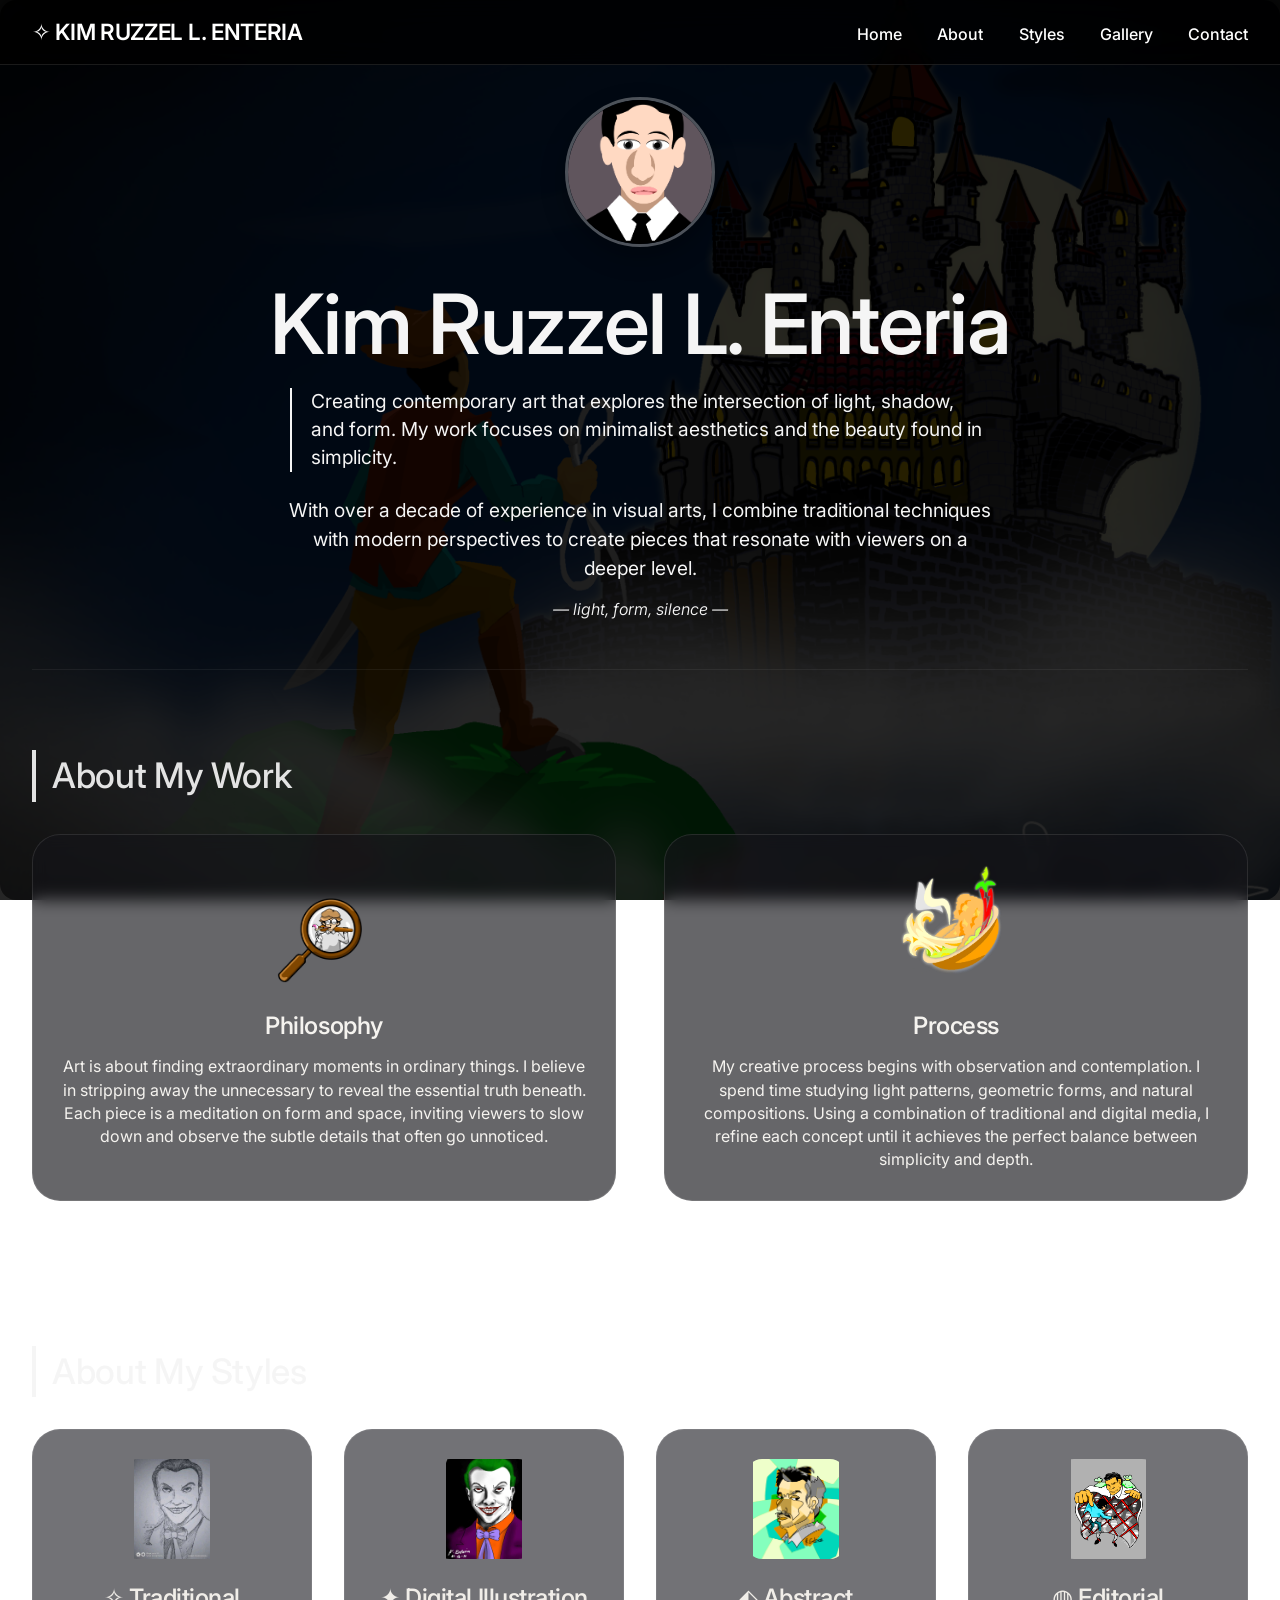
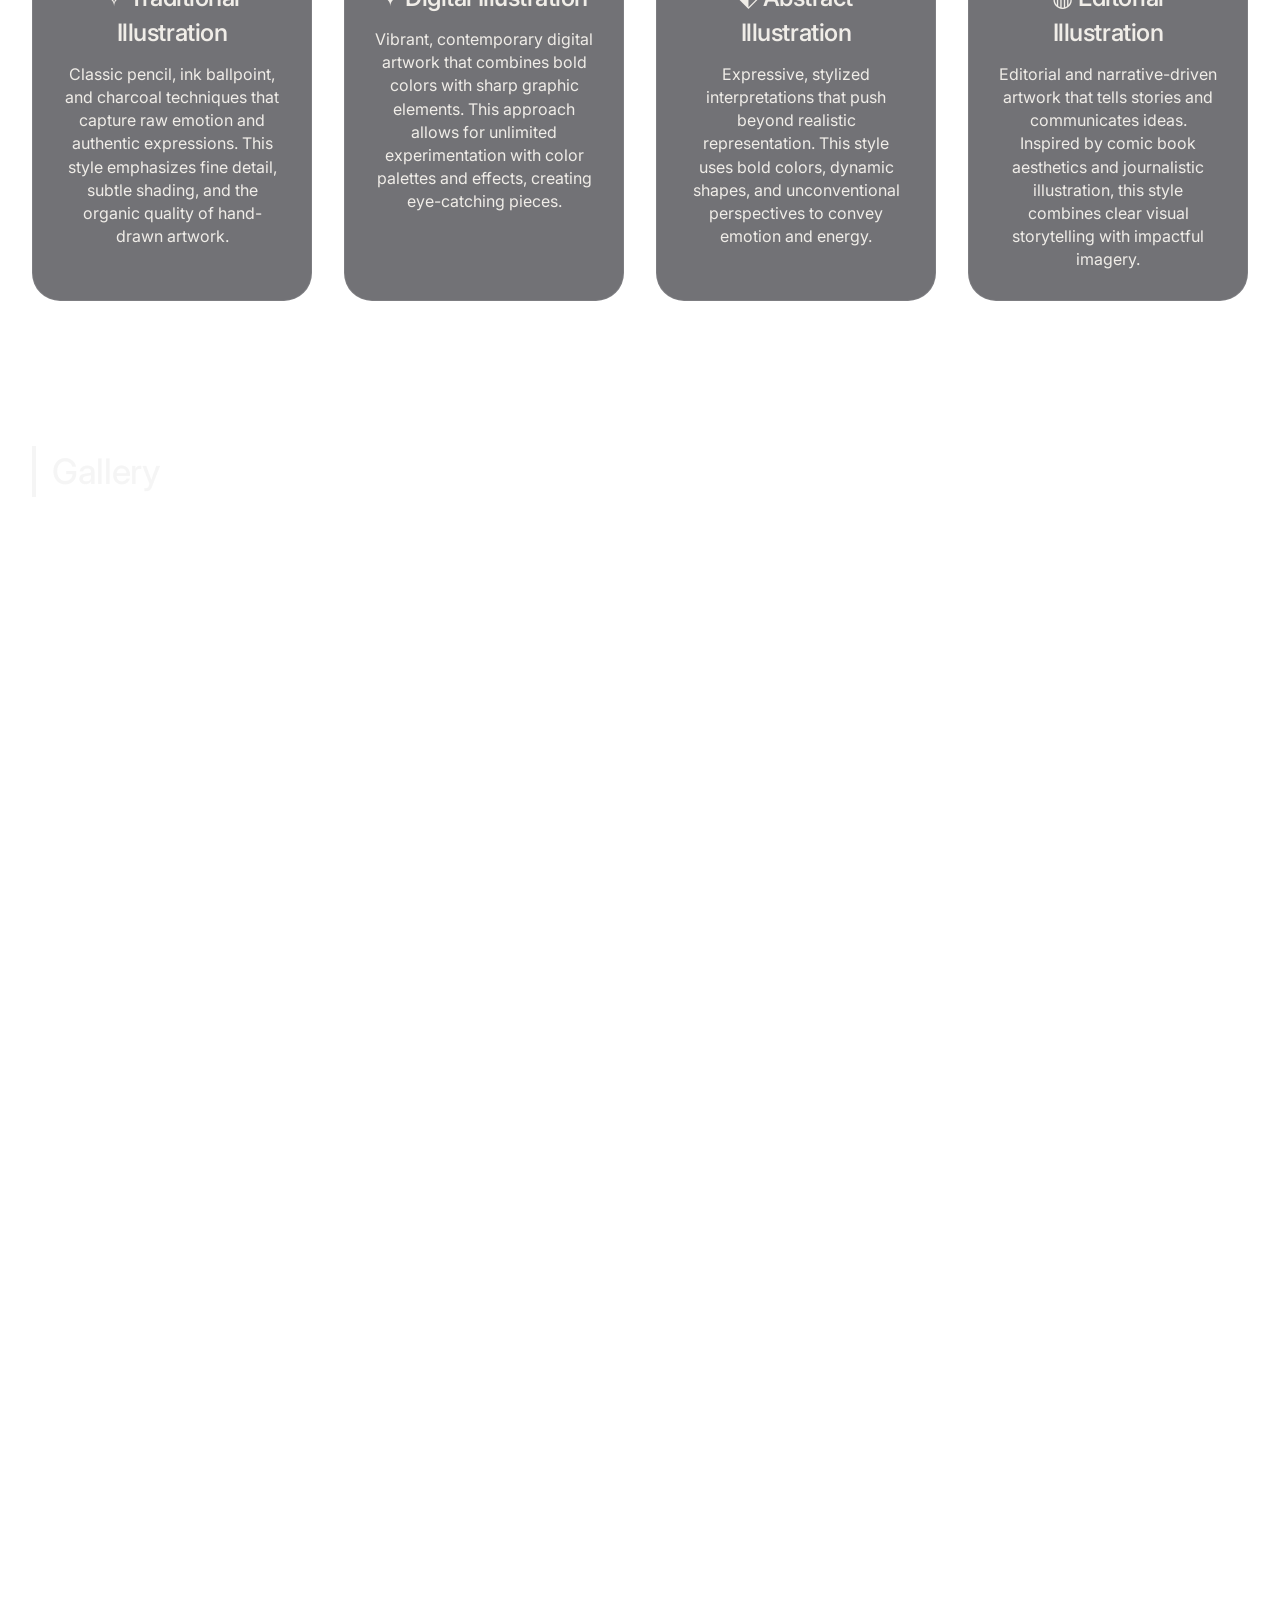
<file: index.html>
<!doctype html>
<html lang="en">
  <head>
    <meta charset="UTF-8" />
    <meta
      name="viewport"
      content="width=device-width, initial-scale=1.0, viewport-fit=cover"
    />
    <title>Kim Ruzzel L. Enteria | Contemporary Art Portfolio</title>
    <link
      href="https://fonts.googleapis.com/css2?family=Inter:opsz,wght@14..32,300;400;500;600;700&display=swap"
      rel="stylesheet"
    />
    <link
      rel="stylesheet"
      href="https://cdnjs.cloudflare.com/ajax/libs/font-awesome/6.0.0-beta3/css/all.min.css"
    />
    <link rel="stylesheet" href="style.css" />
  </head>
  <body>
    <!-- LAYER 1: Background images (fixed) -->
    <div class="bg-images">
      <img
        class="bg-img top-img"
        src="images/image_top.png"
        alt="Background top"
      />
      <img
        class="bg-img middle-img"
        src="images/image_middle.png"
        alt="Background middle"
      />
      <img
        class="bg-img bottom-img"
        src="images/image_bottom.png"
        alt="Background bottom"
      />
    </div>

    <!-- LAYER 2: Dynamic color overlay (semi-transparent, changes with scroll) -->
    <div class="color-overlay" id="colorOverlay"></div>

    <!-- LAYER 3: Content -->
    <nav class="navbar">
      <div class="nav-container">
        <div class="logo">✧ KIM RUZZEL L. ENTERIA</div>
        <div class="nav-links">
          <a href="#home">Home</a>
          <a href="#about-work">About</a>
          <a href="#styles">Styles</a>
          <a href="#gallery">Gallery</a>
          <a href="#contact">Contact</a>
        </div>
      </div>
    </nav>

    <div class="container">
      <section id="home" class="hero fade-up">
        <img
          class="profile-pic"
          src="images/profile_pic.png"
          alt="Profile picture of artist"
          loading="lazy"
          onerror="
            this.src = 'https://placehold.co/150x150?text=Artist';
            this.onerror = null;
          "
        />
        <h1>Kim Ruzzel L. Enteria</h1>
        <div class="hero-tagline">
          Creating contemporary art that explores the intersection of light,
          shadow, and form. My work focuses on minimalist aesthetics and the
          beauty found in simplicity.
        </div>
        <p
          class="subhead"
          style="margin-top: 1.5rem; margin-left: auto; margin-right: auto"
        >
          With over a decade of experience in visual arts, I combine traditional
          techniques with modern perspectives to create pieces that resonate
          with viewers on a deeper level.
        </p>
        <div class="signature">— light, form, silence —</div>
      </section>

      <section id="about-work">
        <h2>About My Work</h2>
        <div class="about-grid">
          <div class="about-card fade-up">
            <img
              class="card-img clickable-img"
              src="images/philosophy.png"
              alt="Philosophy illustration"
              loading="lazy"
              onerror="
                this.src = 'https://placehold.co/120x120?text=Philosophy';
                this.onerror = null;
              "
            />
            <h3>Philosophy</h3>
            <p>
              Art is about finding extraordinary moments in ordinary things. I
              believe in stripping away the unnecessary to reveal the essential
              truth beneath. Each piece is a meditation on form and space,
              inviting viewers to slow down and observe the subtle details that
              often go unnoticed.
            </p>
          </div>
          <div class="about-card fade-up">
            <img
              class="card-img clickable-img"
              src="images/process.png"
              alt="Process sketch"
              loading="lazy"
              onerror="
                this.src = 'https://placehold.co/120x120?text=Process';
                this.onerror = null;
              "
            />
            <h3>Process</h3>
            <p>
              My creative process begins with observation and contemplation. I
              spend time studying light patterns, geometric forms, and natural
              compositions. Using a combination of traditional and digital
              media, I refine each concept until it achieves the perfect balance
              between simplicity and depth.
            </p>
          </div>
        </div>
      </section>

      <section id="styles">
        <h2>About My Styles</h2>
        <div class="styles-grid">
          <div class="style-card fade-up">
            <img
              class="card-img clickable-img"
              src="images/traditional.png"
              alt="Traditional illustration"
              loading="lazy"
              onerror="
                this.src = 'https://placehold.co/100x100?text=Traditional';
                this.onerror = null;
              "
            />
            <h3>✧ Traditional Illustration</h3>
            <p>
              Classic pencil, ink ballpoint, and charcoal techniques that
              capture raw emotion and authentic expressions. This style
              emphasizes fine detail, subtle shading, and the organic quality of
              hand-drawn artwork.
            </p>
          </div>
          <div class="style-card fade-up">
            <img
              class="card-img clickable-img"
              src="images/digital.jpg"
              alt="Digital illustration"
              loading="lazy"
              onerror="
                this.src = 'https://placehold.co/100x100?text=Digital';
                this.onerror = null;
              "
            />
            <h3>✦ Digital Illustration</h3>
            <p>
              Vibrant, contemporary digital artwork that combines bold colors
              with sharp graphic elements. This approach allows for unlimited
              experimentation with color palettes and effects, creating
              eye-catching pieces.
            </p>
          </div>
          <div class="style-card fade-up">
            <img
              class="card-img clickable-img"
              src="images/abstract.png"
              alt="Abstract illustration"
              loading="lazy"
              onerror="
                this.src = 'https://placehold.co/100x100?text=Abstract';
                this.onerror = null;
              "
            />
            <h3>⬖ Abstract Illustration</h3>
            <p>
              Expressive, stylized interpretations that push beyond realistic
              representation. This style uses bold colors, dynamic shapes, and
              unconventional perspectives to convey emotion and energy.
            </p>
          </div>
          <div class="style-card fade-up">
            <img
              class="card-img clickable-img"
              src="images/political.png"
              alt="Editorial illustration"
              loading="lazy"
              onerror="
                this.src = 'https://placehold.co/100x100?text=Editorial';
                this.onerror = null;
              "
            />
            <h3>◍ Editorial Illustration</h3>
            <p>
              Editorial and narrative-driven artwork that tells stories and
              communicates ideas. Inspired by comic book aesthetics and
              journalistic illustration, this style combines clear visual
              storytelling with impactful imagery.
            </p>
          </div>
        </div>
      </section>

      <section id="gallery">
        <h2>Gallery</h2>
        <div class="gallery-grid">
          <div class="gallery-card fade-up">
            <img
              class="gallery-img clickable-img"
              src="images/media_transition.png"
              alt="Media Transition"
              loading="lazy"
              onerror="
                this.src = 'https://placehold.co/700x500?text=Media+Transition';
                this.onerror = null;
              "
            />
            <div class="gallery-info">
              <h3>Media Transition</h3>
              <p>
                From traditional to digital format. A hybrid ritual between
                analog soul and digital precision.
              </p>
            </div>
          </div>
          <div class="gallery-card fade-up">
            <img
              class="gallery-img clickable-img"
              src="images/layer_trail.png"
              alt="Layer Trail"
              loading="lazy"
              onerror="
                this.src = 'https://placehold.co/700x500?text=Layer+Trail';
                this.onerror = null;
              "
            />
            <div class="gallery-info">
              <h3>Layer Trail</h3>
              <p>
                Tracing from original scene to well-detailed object. Layered
                textures and delicate marks preserve each stroke.
              </p>
            </div>
          </div>
          <div class="gallery-card fade-up">
            <img
              class="gallery-img clickable-img"
              src="images/your_oc.png"
              alt="Your OC"
              loading="lazy"
              onerror="
                this.src = 'https://placehold.co/700x500?text=Your+OC';
                this.onerror = null;
              "
            />
            <div class="gallery-info">
              <h3>Your OC</h3>
              <p>
                Making your imagination come to life based on your biases and
                pleasing personality characters.
              </p>
            </div>
          </div>
          <div class="gallery-card fade-up">
            <img
              class="gallery-img clickable-img"
              src="images/upuan.png"
              alt="Upuan"
              loading="lazy"
              onerror="
                this.src = 'https://placehold.co/700x500?text=Upuan';
                this.onerror = null;
              "
            />
            <div class="gallery-info">
              <h3>Upuan</h3>
              <p>
                Visual poetry capturing socio-cultural dialogues. Inspired by
                narrative and everyday symbolism.
              </p>
            </div>
          </div>
        </div>
      </section>

      <div class="center-figures fade-up">
        <img
          class="center-figure"
          src="images/white1.png"
          alt="Artwork 1"
          loading="lazy"
          onerror="this.style.display = 'none'"
        />
        <img
          class="center-figure"
          src="images/white2.png"
          alt="Artwork 2"
          loading="lazy"
          onerror="this.style.display = 'none'"
        />
        <img
          class="center-figure"
          src="images/white3.png"
          alt="Artwork 3"
          loading="lazy"
          onerror="this.style.display = 'none'"
        />
      </div>

      <footer id="contact" class="footer fade-up">
        <div class="descriptions">
          <h2>Get In Touch</h2>
          <p>
            I'm always interested in collaborating on new projects or discussing
            creative ideas. Feel free to reach out through any of the platforms
            below.
          </p>
        </div>
        <div class="social-links">
          <a href="#" class="social-icon" aria-label="Email" target="_blank"
            ><i class="fas fa-envelope"></i
          ></a>
          <a href="#" class="social-icon" aria-label="LinkedIn" target="_blank"
            ><i class="fab fa-linkedin-in"></i
          ></a>
          <a href="#" class="social-icon" aria-label="GitHub" target="_blank"
            ><i class="fab fa-github"></i
          ></a>
          <a href="#" class="social-icon" aria-label="Instagram" target="_blank"
            ><i class="fab fa-instagram"></i
          ></a>
        </div>
        <div class="copyright">
          <p>✧ Kim Ruzzel L. Enteria ✧ — studio for minimalist expression —</p>
          <p style="margin-top: 0.8rem">
            © 2026 | All rights reserved. Designed and developed by Kim Ruzzel
            L. Enteria.
          </p>
        </div>
      </footer>
    </div>

    <!-- Lightbox Modal -->
    <div id="imageModal" class="modal">
      <span class="modal-close">&times;</span>
      <img class="modal-content" id="modalImage" />
      <div id="modalCaption"></div>
    </div>

    <script src="script.js"></script>
  </body>
</html>
</file>
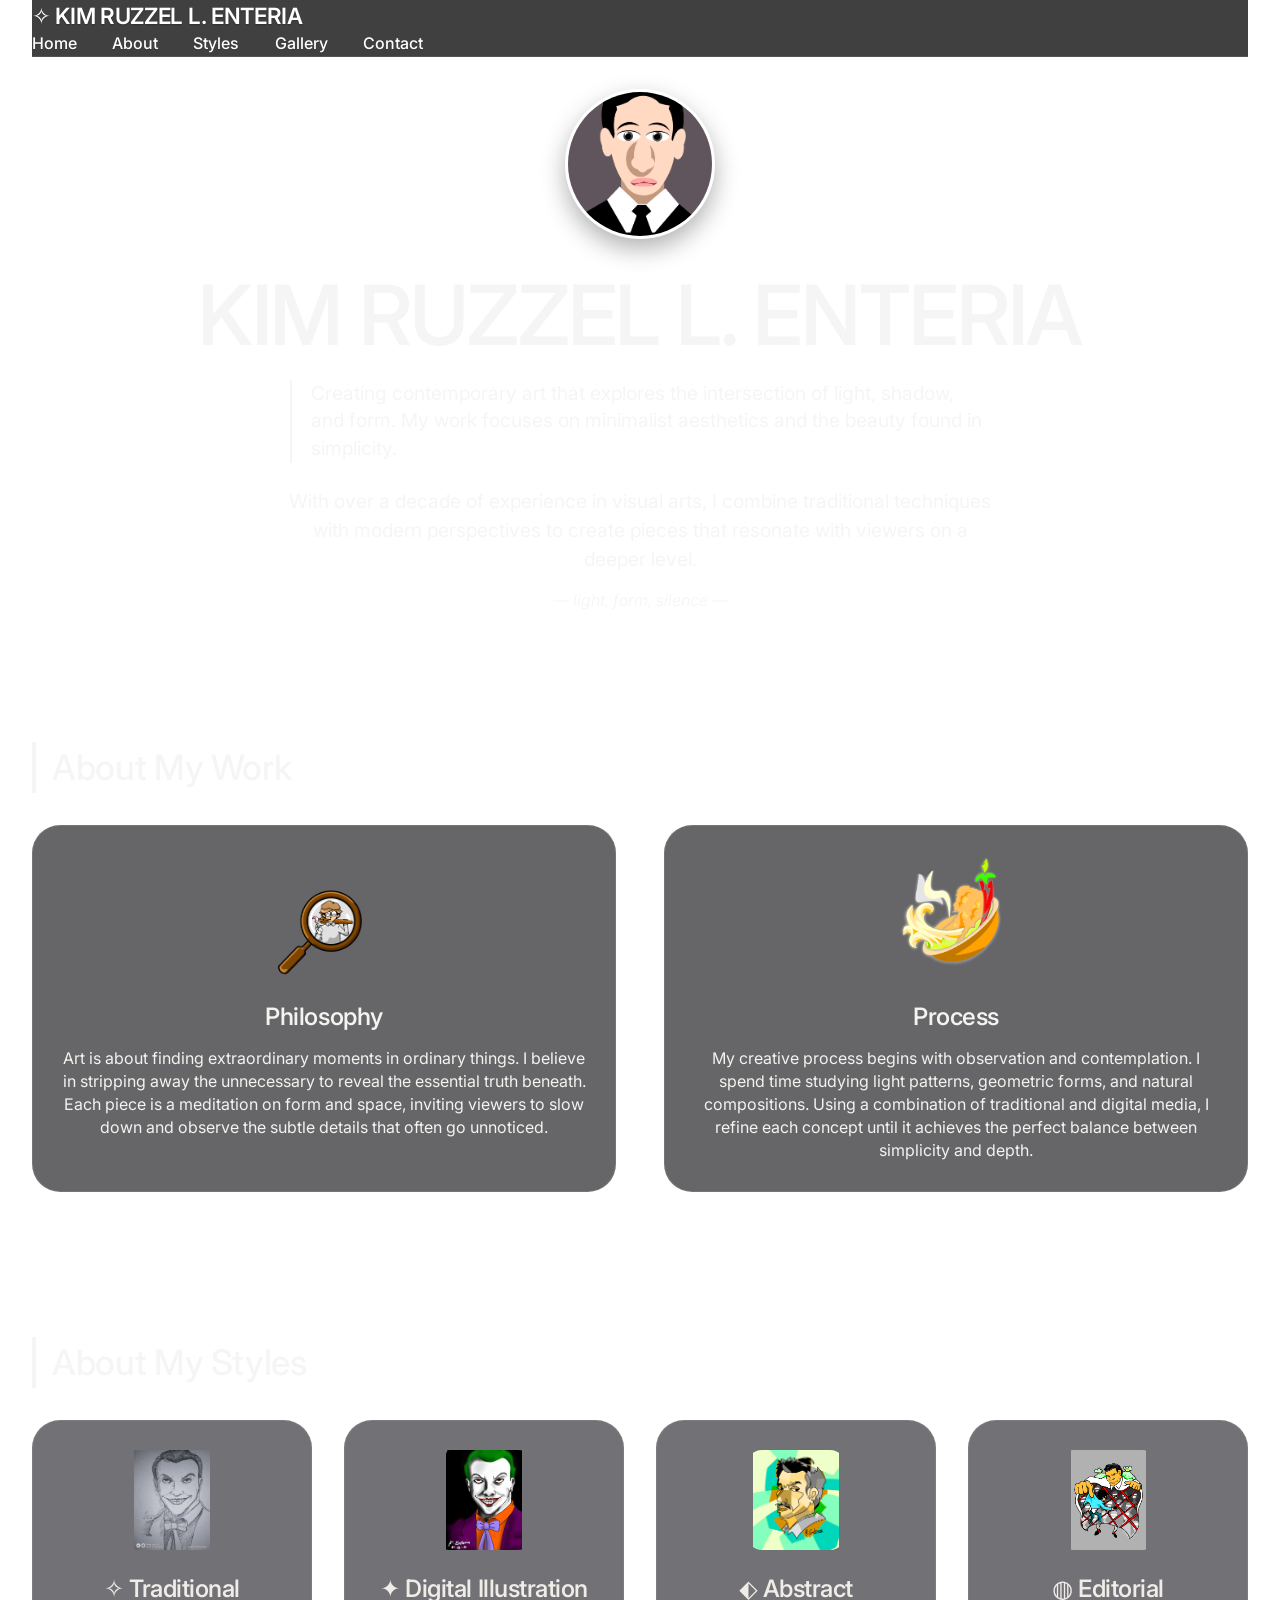
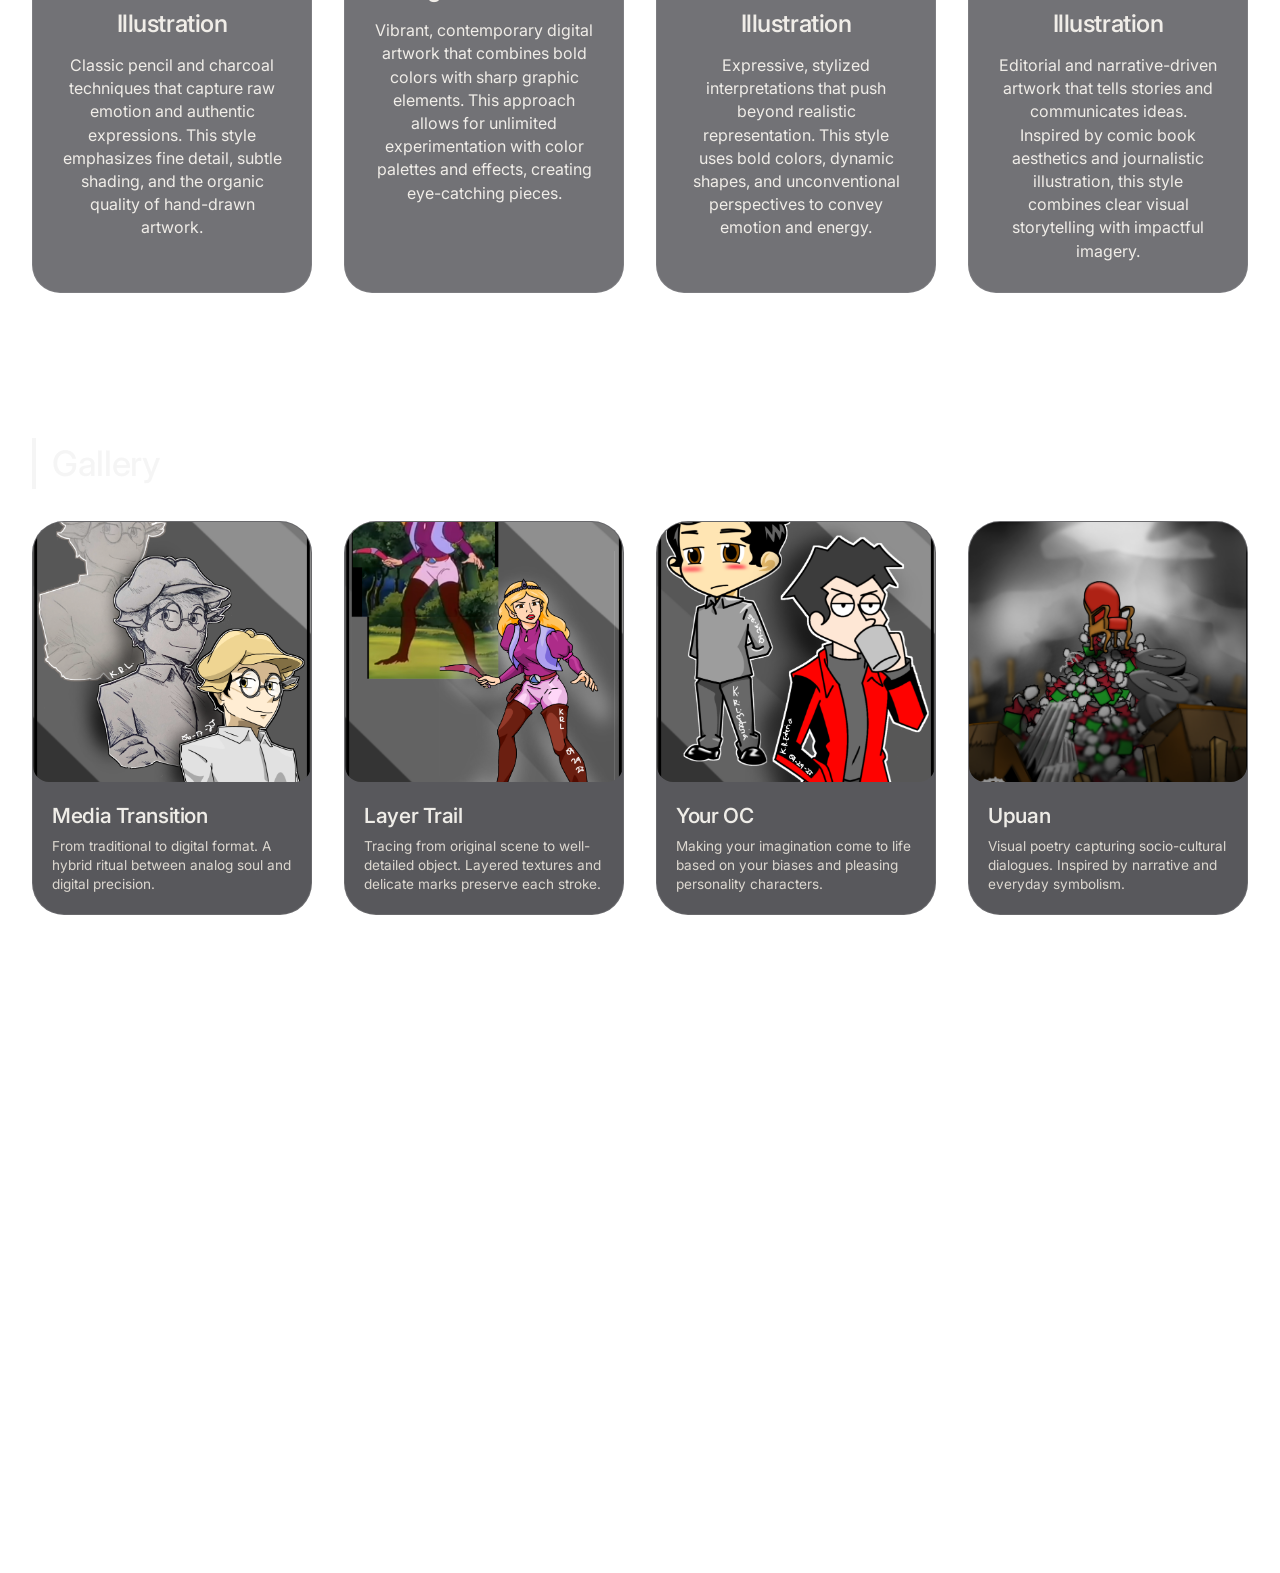
<file: copy.html>
<!doctype html>
<html lang="en">
  <head>
    <meta charset="UTF-8" />
    <meta
      name="viewport"
      content="width=device-width, initial-scale=1.0, viewport-fit=cover"
    />
    <title>Kim Ruzzel L. Enteria | Contemporary Art Portfolio</title>
    <link
      href="https://fonts.googleapis.com/css2?family=Inter:opsz,wght@14..32,300;400;500;600;700&display=swap"
      rel="stylesheet"
    />
    <link
      rel="stylesheet"
      href="https://cdnjs.cloudflare.com/ajax/libs/font-awesome/6.0.0-beta3/css/all.min.css"
    />
    <link rel="stylesheet" href="style.css" />
  </head>
  <body>
    <div class="container">
      <!-- Navigation -->
      <nav class="navbar">
        <div class="logo">✧ KIM RUZZEL L. ENTERIA</div>
        <div class="nav-links">
          <a href="#home">Home</a>
          <a href="#about-work">About</a>
          <a href="#styles">Styles</a>
          <a href="#gallery">Gallery</a>
          <a href="#contact">Contact</a>
        </div>
      </nav>

      <!-- Hero Section -->
      <section id="home" class="hero fade-up">
        <img
          class="profile-pic"
          src="images/profile_pic.png"
          alt="Profile picture of artist"
          loading="lazy"
          onerror="
            this.src = 'https://placehold.co/150x150?text=Artist';
            this.onerror = null;
          "
        />
        <h1>KIM RUZZEL L. ENTERIA</h1>
        <div class="hero-tagline">
          Creating contemporary art that explores the intersection of light,
          shadow, and form. My work focuses on minimalist aesthetics and the
          beauty found in simplicity.
        </div>
        <p
          class="subhead"
          style="margin-top: 1.5rem; margin-left: auto; margin-right: auto"
        >
          With over a decade of experience in visual arts, I combine traditional
          techniques with modern perspectives to create pieces that resonate
          with viewers on a deeper level.
        </p>
        <div class="signature">— light, form, silence —</div>
      </section>

      <!-- About My Work -->
      <section id="about-work">
        <h2>About My Work</h2>
        <div class="about-grid">
          <div class="about-card fade-up">
            <img
              class="card-img clickable-img"
              src="images/philosophy.png"
              alt="Philosophy illustration"
              loading="lazy"
              onerror="
                this.src = 'https://placehold.co/120x120?text=Philosophy';
                this.onerror = null;
              "
            />
            <h3>Philosophy</h3>
            <p>
              Art is about finding extraordinary moments in ordinary things. I
              believe in stripping away the unnecessary to reveal the essential
              truth beneath. Each piece is a meditation on form and space,
              inviting viewers to slow down and observe the subtle details that
              often go unnoticed.
            </p>
          </div>
          <div class="about-card fade-up">
            <img
              class="card-img clickable-img"
              src="images/process.png"
              alt="Process sketch"
              loading="lazy"
              onerror="
                this.src = 'https://placehold.co/120x120?text=Process';
                this.onerror = null;
              "
            />
            <h3>Process</h3>
            <p>
              My creative process begins with observation and contemplation. I
              spend time studying light patterns, geometric forms, and natural
              compositions. Using a combination of traditional and digital
              media, I refine each concept until it achieves the perfect balance
              between simplicity and depth.
            </p>
          </div>
        </div>
      </section>

      <!-- About My Styles -->
      <section id="styles">
        <h2>About My Styles</h2>
        <div class="styles-grid">
          <div class="style-card fade-up">
            <img
              class="card-img clickable-img"
              src="images/traditional.png"
              alt="Traditional illustration"
              loading="lazy"
              onerror="
                this.src = 'https://placehold.co/100x100?text=Traditional';
                this.onerror = null;
              "
            />
            <h3>✧ Traditional Illustration</h3>
            <p>
              Classic pencil and charcoal techniques that capture raw emotion
              and authentic expressions. This style emphasizes fine detail,
              subtle shading, and the organic quality of hand-drawn artwork.
            </p>
          </div>
          <div class="style-card fade-up">
            <img
              class="card-img clickable-img"
              src="images/digital.jpg"
              alt="Digital illustration"
              loading="lazy"
              onerror="
                this.src = 'https://placehold.co/100x100?text=Digital';
                this.onerror = null;
              "
            />
            <h3>✦ Digital Illustration</h3>
            <p>
              Vibrant, contemporary digital artwork that combines bold colors
              with sharp graphic elements. This approach allows for unlimited
              experimentation with color palettes and effects, creating
              eye-catching pieces.
            </p>
          </div>
          <div class="style-card fade-up">
            <img
              class="card-img clickable-img"
              src="images/abstract.png"
              alt="Abstract illustration"
              loading="lazy"
              onerror="
                this.src = 'https://placehold.co/100x100?text=Abstract';
                this.onerror = null;
              "
            />
            <h3>⬖ Abstract Illustration</h3>
            <p>
              Expressive, stylized interpretations that push beyond realistic
              representation. This style uses bold colors, dynamic shapes, and
              unconventional perspectives to convey emotion and energy.
            </p>
          </div>
          <div class="style-card fade-up">
            <img
              class="card-img clickable-img"
              src="images/political.png"
              alt="Editorial illustration"
              loading="lazy"
              onerror="
                this.src = 'https://placehold.co/100x100?text=Editorial';
                this.onerror = null;
              "
            />
            <h3>◍ Editorial Illustration</h3>
            <p>
              Editorial and narrative-driven artwork that tells stories and
              communicates ideas. Inspired by comic book aesthetics and
              journalistic illustration, this style combines clear visual
              storytelling with impactful imagery.
            </p>
          </div>
        </div>
      </section>

      <!-- Gallery Section -->
      <section id="gallery">
        <h2>Gallery</h2>
        <div class="gallery-grid">
          <div class="gallery-card fade-up">
            <img
              class="gallery-img clickable-img"
              src="images/media_transition.png"
              alt="Media Transition"
              loading="lazy"
              onerror="
                this.src = 'https://placehold.co/700x500?text=Media+Transition';
                this.onerror = null;
              "
            />
            <div class="gallery-info">
              <h3>Media Transition</h3>
              <p>
                From traditional to digital format. A hybrid ritual between
                analog soul and digital precision.
              </p>
            </div>
          </div>
          <div class="gallery-card fade-up">
            <img
              class="gallery-img clickable-img"
              src="images/layer_trail.png"
              alt="Layer Trail"
              loading="lazy"
              onerror="
                this.src = 'https://placehold.co/700x500?text=Layer+Trail';
                this.onerror = null;
              "
            />
            <div class="gallery-info">
              <h3>Layer Trail</h3>
              <p>
                Tracing from original scene to well-detailed object. Layered
                textures and delicate marks preserve each stroke.
              </p>
            </div>
          </div>
          <div class="gallery-card fade-up">
            <img
              class="gallery-img clickable-img"
              src="images/your_oc.png"
              alt="Your OC"
              loading="lazy"
              onerror="
                this.src = 'https://placehold.co/700x500?text=Your+OC';
                this.onerror = null;
              "
            />
            <div class="gallery-info">
              <h3>Your OC</h3>
              <p>
                Making your imagination come to life based on your biases and
                pleasing personality characters.
              </p>
            </div>
          </div>
          <div class="gallery-card fade-up">
            <img
              class="gallery-img clickable-img"
              src="images/upuan.png"
              alt="Upuan"
              loading="lazy"
              onerror="
                this.src = 'https://placehold.co/700x500?text=Upuan';
                this.onerror = null;
              "
            />
            <div class="gallery-info">
              <h3>Upuan</h3>
              <p>
                Visual poetry capturing socio-cultural dialogues. Inspired by
                narrative and everyday symbolism.
              </p>
            </div>
          </div>
        </div>
      </section>

      <!-- Three centered figures -->
      <div class="center-figures fade-up">
        <img
          class="center-figure"
          src="images/white1.png"
          alt="Artwork 1"
          loading="lazy"
          onerror="this.style.display = 'none'"
        />
        <img
          class="center-figure"
          src="images/white2.png"
          alt="Artwork 2"
          loading="lazy"
          onerror="this.style.display = 'none'"
        />
        <img
          class="center-figure"
          src="images/white3.png"
          alt="Artwork 3"
          loading="lazy"
          onerror="this.style.display = 'none'"
        />
      </div>

      <!-- Footer -->
      <footer id="contact" class="footer fade-up">
        <div class="social-links">
          <a href="mailto:kimenteria92@gmail.com" class="social-icon" aria-label="Email" target="_blank"
            ><i class="fas fa-envelope"></i
          ></a>
          <a href="https://www.linkedin.com/in/kim-ruzzel-leron-enteria92/" class="social-icon" aria-label="LinkedIn" target="_blank"
            ><i class="fab fa-linkedin-in"></i
          ></a>
          <a href="https://github.com/KuaMikenteria" class="social-icon" aria-label="GitHub" target="_blank"
            ><i class="fab fa-github"></i
          ></a>
          <a href="https://www.instagram.com/kuya_kimenteria92/" class="social-icon" aria-label="Instagram" target="_blank"
            ><i class="fab fa-instagram"></i
          ></a>
        </div>
        <p>✧ Kim Ruzzel L. Enteria ✧ — studio for minimalist expression —</p>
        <p style="margin-top: 0.8rem">
          © 2026 | All rights reserved. Designed and developed by Kim Ruzzel L. Enteria.
        </p>
      </footer>
    </div>

    <!-- Lightbox Modal -->
    <div id="imageModal" class="modal">
      <span class="modal-close">&times;</span>
      <img class="modal-content" id="modalImage" />
      <div id="modalCaption"></div>
    </div>

    <script src="script.js"></script>
  </body>
</html>
</file>
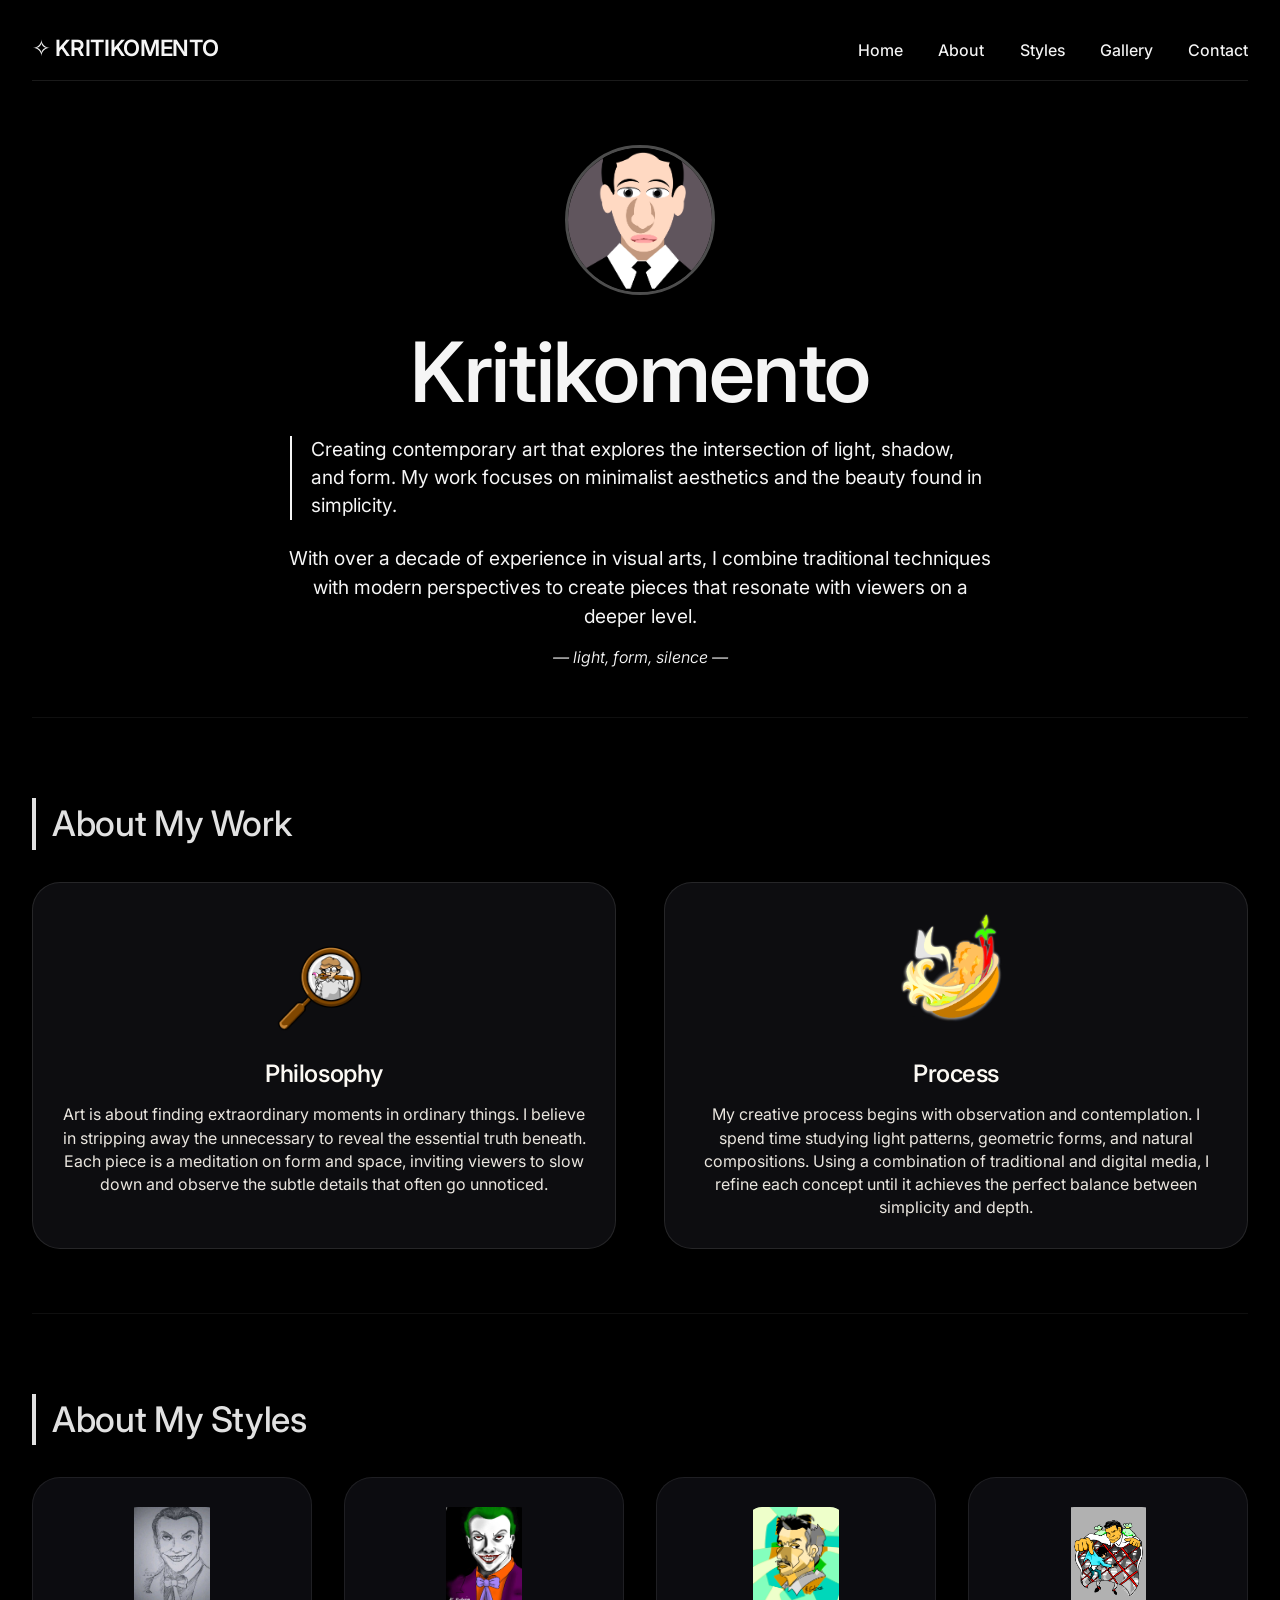
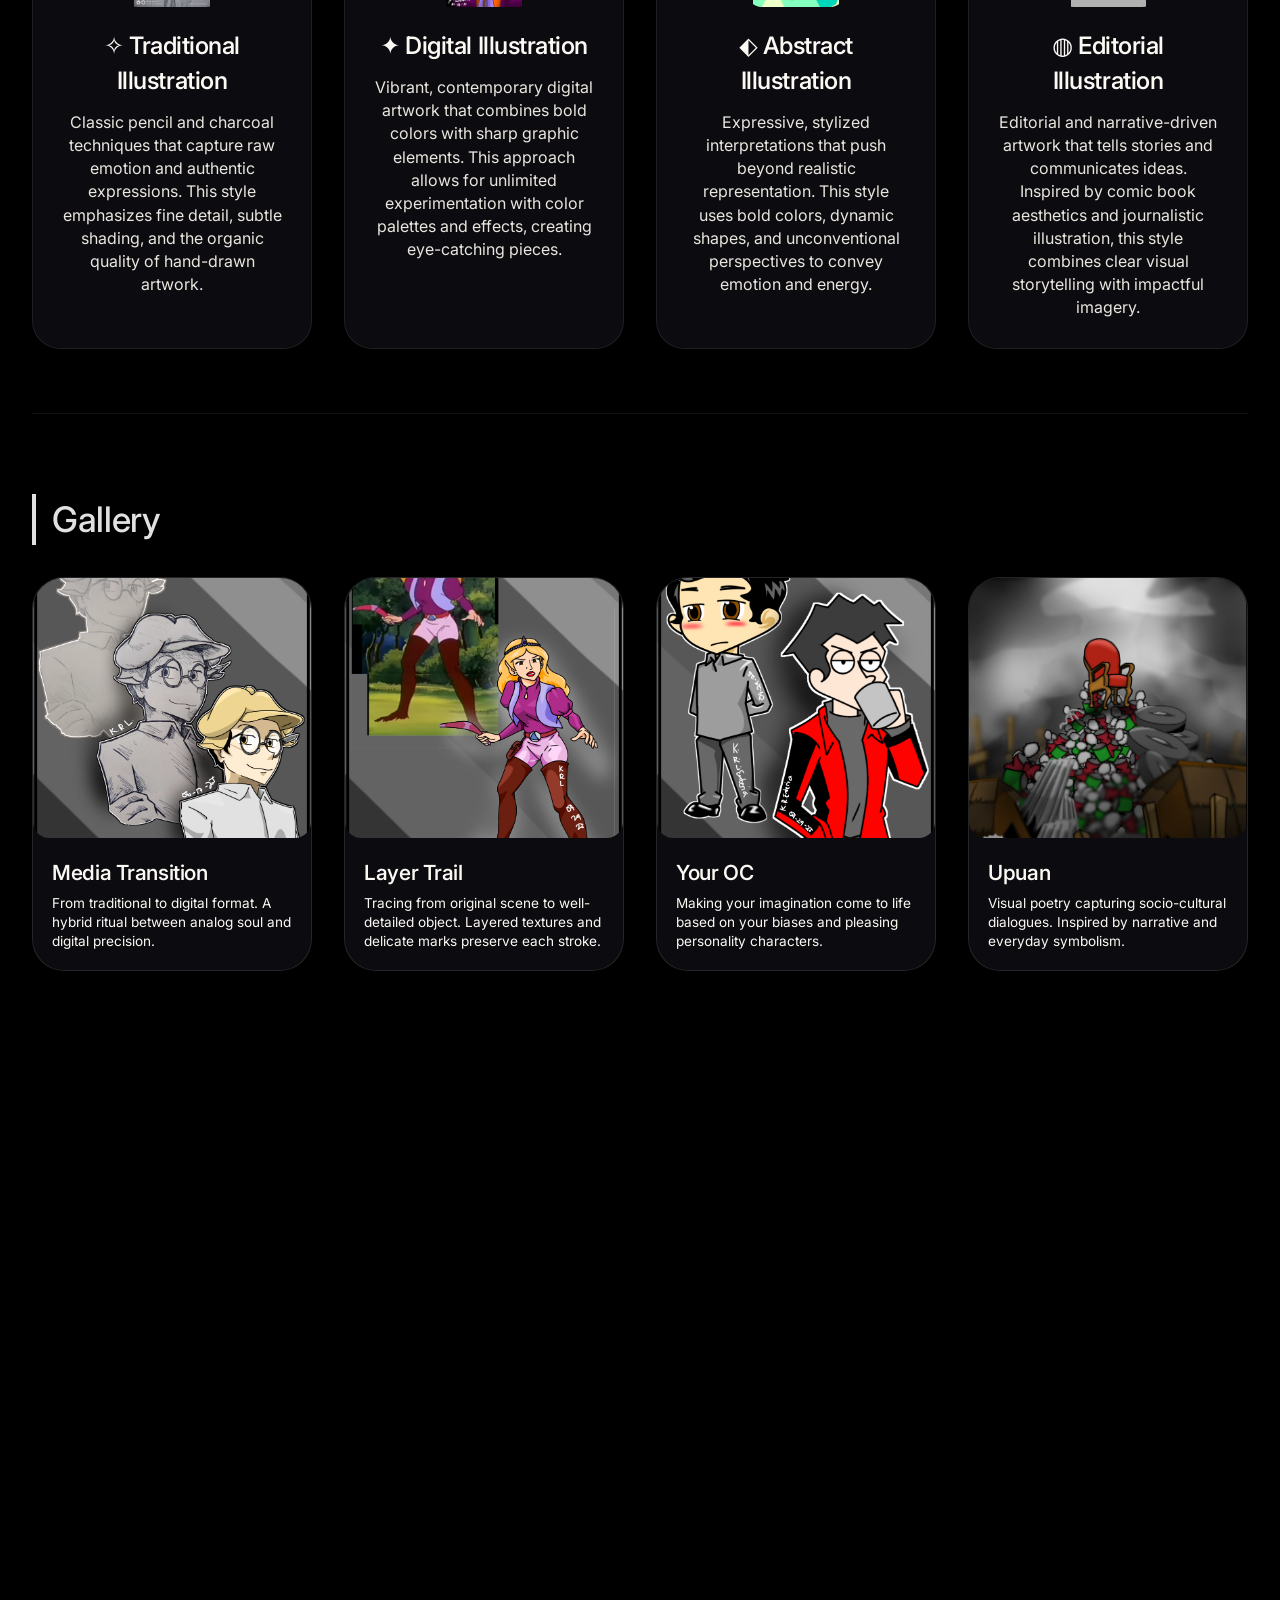
<file: website.html>
<!doctype html>
<html lang="en">
  <head>
    <meta charset="UTF-8" />
    <meta
      name="viewport"
      content="width=device-width, initial-scale=1.0, viewport-fit=cover"
    />
    <title>Kritikomento | Contemporary Art Portfolio</title>
    <!-- Google Fonts + Font Awesome 6 (for social icons) -->
    <link
      href="https://fonts.googleapis.com/css2?family=Inter:opsz,wght@14..32,300;14..32,400;14..32,500;14..32,600;14..32,700&display=swap"
      rel="stylesheet"
    />
    <link
      rel="stylesheet"
      href="https://cdnjs.cloudflare.com/ajax/libs/font-awesome/6.0.0-beta3/css/all.min.css"
    />
    <style>
      * {
        margin: 0;
        padding: 0;
        box-sizing: border-box;
      }

      body {
        font-family:
          "Inter",
          system-ui,
          -apple-system,
          sans-serif;
        background-color: #000000;
        color: #f0f0f0;
        line-height: 1.45;
        transition:
          background-color 0.55s cubic-bezier(0.2, 0.9, 0.4, 1.1),
          color 0.4s ease-out;
        scroll-behavior: smooth;
      }

      .container {
        max-width: 1280px;
        margin: 0 auto;
        padding: 0 2rem;
      }

      /* typography */
      h1,
      h2,
      h3 {
        font-weight: 500;
        letter-spacing: -0.02em;
      }

      h1 {
        font-size: clamp(3.2rem, 8vw, 5.2rem);
        font-weight: 550;
        line-height: 1.1;
        margin-bottom: 1.2rem;
      }

      h2 {
        font-size: 2.2rem;
        margin-bottom: 2rem;
        font-weight: 500;
        letter-spacing: -0.01em;
        border-left: 4px solid currentColor;
        padding-left: 1rem;
        opacity: 0.92;
      }

      h3 {
        font-size: 1.5rem;
        margin-bottom: 0.75rem;
        font-weight: 550;
      }

      .subhead {
        font-size: 1.2rem;
        line-height: 1.5;
        max-width: 720px;
      }

      /* navigation */
      .navbar {
        padding: 2rem 0 1rem 0;
        display: flex;
        justify-content: space-between;
        align-items: baseline;
        flex-wrap: wrap;
        gap: 1rem;
        border-bottom: 1px solid rgba(255, 255, 255, 0.15);
        margin-bottom: 2rem;
        transition: border-color 0.3s ease;
      }

      .logo {
        font-size: 1.4rem;
        font-weight: 600;
        letter-spacing: -0.3px;
      }

      .nav-links {
        display: flex;
        gap: 2.2rem;
      }

      .nav-links a {
        text-decoration: none;
        color: inherit;
        font-weight: 470;
        transition:
          opacity 0.2s ease,
          transform 0.2s;
        font-size: 1rem;
      }

      .nav-links a:hover {
        opacity: 0.7;
        transform: translateY(-1px);
      }

      section {
        padding: 5rem 0 4rem 0;
        border-bottom: 1px solid rgba(255, 255, 255, 0.08);
        transition: border-color 0.3s ease;
      }

      section:last-of-type {
        border-bottom: none;
      }

      /* about grid */
      .about-grid {
        display: flex;
        gap: 3rem;
        flex-wrap: wrap;
      }

      .about-card {
        flex: 1;
        min-width: 240px;
        background: rgba(20, 20, 25, 0.65);
        backdrop-filter: blur(8px);
        padding: 1.8rem;
        border-radius: 28px;
        transition:
          transform 0.25s ease,
          box-shadow 0.3s,
          background 0.2s;
        color: #f5f3ef;
        border: 1px solid rgba(255, 255, 255, 0.1);
        text-align: center;
      }

      .about-card:hover {
        transform: translateY(-5px);
        background: rgba(35, 35, 42, 0.75);
        box-shadow: 0 20px 30px -18px rgba(0, 0, 0, 0.6);
      }

      /* rectangular card images (normal size, not circle) */
      .card-img {
        width: 120px;
        height: 120px;
        object-fit: contain;
        margin-bottom: 1.2rem;
        transition: transform 0.3s ease;
        display: inline-block;
      }

      .about-card:hover .card-img {
        transform: scale(1.02);
      }

      /* styles grid */
      .styles-grid {
        display: grid;
        grid-template-columns: repeat(auto-fit, minmax(240px, 1fr));
        gap: 2rem;
        margin-top: 1rem;
      }

      .style-card {
        background: rgba(20, 20, 28, 0.6);
        backdrop-filter: blur(5px);
        border-radius: 28px;
        padding: 1.8rem;
        transition: all 0.35s ease;
        color: #f0ede8;
        border: 1px solid rgba(255, 255, 255, 0.08);
        text-align: center;
      }

      .style-card:hover {
        transform: translateY(-6px);
        background: rgba(45, 45, 55, 0.7);
        border-color: rgba(255, 255, 255, 0.2);
      }

      .style-card .card-img {
        width: 100px;
        height: 100px;
        object-fit: contain;
        margin-bottom: 1rem;
      }

      /* gallery grid - 4 items */
      .gallery-grid {
        display: grid;
        grid-template-columns: repeat(auto-fit, minmax(260px, 1fr));
        gap: 2rem;
        margin-top: 1.5rem;
      }

      .gallery-card {
        background: rgba(18, 18, 24, 0.7);
        backdrop-filter: blur(6px);
        border-radius: 32px;
        overflow: hidden;
        transition: all 0.45s cubic-bezier(0.2, 0.9, 0.4, 1.1);
        opacity: 0;
        transform: translateY(32px) scale(0.96);
        border: 1px solid rgba(255, 255, 255, 0.1);
        color: #efede8;
      }

      .gallery-card.visible {
        opacity: 1;
        transform: translateY(0) scale(1);
      }

      .gallery-img {
        width: 100%;
        height: 260px;
        object-fit: cover;
        display: block;
        transition: transform 0.5s ease;
      }

      .gallery-card:hover .gallery-img {
        transform: scale(1.02);
      }

      .gallery-info {
        padding: 1.2rem;
      }

      .gallery-info h3 {
        margin-bottom: 0.4rem;
        font-size: 1.3rem;
      }

      .gallery-info p {
        line-height: 1.4;
        font-size: 0.85rem;
        color: #ddd8d0;
      }

      /* three center figures */
      .center-figures {
        display: flex;
        justify-content: center;
        gap: 2rem;
        flex-wrap: wrap;
        margin: 2rem 0 1rem;
      }

      .center-figure {
        width: 180px;
        height: auto;
        object-fit: contain;
        transition: transform 0.3s ease;
        opacity: 0.9;
      }

      .center-figure:hover {
        transform: translateY(-5px);
        opacity: 1;
      }

      /* reveal animations */
      .fade-up {
        opacity: 0;
        transform: translateY(28px);
        transition:
          opacity 0.7s cubic-bezier(0.2, 0.9, 0.4, 1.1),
          transform 0.7s ease;
      }

      .fade-up.visible {
        opacity: 1;
        transform: translateY(0);
      }

      /* hero section with profile picture */
      .hero {
        padding: 2rem 0 3rem 0;
        text-align: center;
      }

      .profile-pic {
        width: 150px;
        height: 150px;
        object-fit: cover;
        border-radius: 50%;
        margin-bottom: 1.5rem;
        border: 3px solid rgba(255, 255, 255, 0.3);
        box-shadow: 0 10px 25px rgba(0, 0, 0, 0.3);
        transition: transform 0.3s ease;
      }

      .profile-pic:hover {
        transform: scale(1.02);
      }

      .hero-tagline {
        font-size: 1.2rem;
        max-width: 700px;
        margin: 0.75rem auto 0 auto;
        border-left: 2px solid currentColor;
        padding-left: 1.2rem;
        text-align: left;
      }

      .signature {
        margin-top: 1rem;
        font-style: italic;
        font-weight: 350;
      }

      /* footer socials */
      .footer {
        padding: 3rem 0 4rem;
        text-align: center;
        font-size: 0.85rem;
        border-top: 1px solid rgba(255, 255, 255, 0.08);
        transition: border-color 0.3s ease;
      }

      .social-links {
        display: flex;
        justify-content: center;
        gap: 2.5rem;
        margin-top: 1.8rem;
        margin-bottom: 1.2rem;
      }

      .social-icon {
        font-size: 2.2rem;
        color: inherit;
        transition:
          transform 0.25s ease,
          opacity 0.2s;
        display: inline-block;
      }

      .social-icon:hover {
        transform: translateY(-4px);
        opacity: 0.8;
      }

      /* responsiveness */
      @media (max-width: 768px) {
        .container {
          padding: 0 1.5rem;
        }
        .navbar {
          flex-direction: column;
          align-items: center;
          gap: 1rem;
        }
        .nav-links {
          gap: 1.5rem;
          flex-wrap: wrap;
          justify-content: center;
        }
        section {
          padding: 3rem 0;
        }
        h2 {
          font-size: 1.8rem;
        }
        .about-card,
        .style-card {
          padding: 1.2rem;
        }
        .card-img {
          width: 90px;
          height: 90px;
        }
        .style-card .card-img {
          width: 80px;
          height: 80px;
        }
        .profile-pic {
          width: 120px;
          height: 120px;
        }
        .center-figure {
          width: 100px;
        }
        .social-icon {
          font-size: 1.8rem;
        }
        .social-links {
          gap: 1.5rem;
        }
      }

      img {
        border-radius: 16px;
      }

      .profile-pic,
      .center-figure {
        border-radius: 50%;
      }

      .center-figure {
        border-radius: 12px;
      }

      ::selection {
        background: #8aaec0;
        color: #111;
      }

      a,
      .nav-links a,
      .logo,
      .hero-tagline,
      .signature,
      .footer {
        transition:
          color 0.3s ease,
          border-color 0.3s;
      }

      .about-card,
      .style-card,
      .gallery-card,
      .gallery-info p,
      .gallery-info h3 {
        color: #fcf9f4;
      }
      .about-card p,
      .style-card p {
        color: #eae6df;
      }
    </style>
  </head>
  <body>
    <div class="container">
      <!-- Navigation -->
      <nav class="navbar">
        <div class="logo">✧ KRITIKOMENTO</div>
        <div class="nav-links">
          <a href="#home">Home</a>
          <a href="#about-work">About</a>
          <a href="#styles">Styles</a>
          <a href="#gallery">Gallery</a>
          <a href="#contact">Contact</a>
        </div>
      </nav>

      <!-- Hero Section with profile picture above name -->
      <section id="home" class="hero fade-up">
        <img
          class="profile-pic"
          src="images/profile_pic.png"
          alt="Profile picture of artist"
          loading="lazy"
          onerror="
            this.src = 'https://placehold.co/150x150?text=Artist';
            this.onerror = null;
          "
        />
        <h1>Kritikomento</h1>
        <div class="hero-tagline">
          Creating contemporary art that explores the intersection of light,
          shadow, and form. My work focuses on minimalist aesthetics and the
          beauty found in simplicity.
        </div>
        <p
          class="subhead"
          style="margin-top: 1.5rem; margin-left: auto; margin-right: auto"
        >
          With over a decade of experience in visual arts, I combine traditional
          techniques with modern perspectives to create pieces that resonate
          with viewers on a deeper level.
        </p>
        <div class="signature">— light, form, silence —</div>
      </section>

      <!-- About My Work (rectangular transparent images) -->
      <section id="about-work">
        <h2>About My Work</h2>
        <div class="about-grid">
          <div class="about-card fade-up">
            <img
              class="card-img"
              src="images/philosophy.png"
              alt="Philosophy illustration"
              loading="lazy"
              onerror="
                this.src = 'https://placehold.co/120x120?text=Philosophy';
                this.onerror = null;
              "
            />
            <h3>Philosophy</h3>
            <p>
              Art is about finding extraordinary moments in ordinary things. I
              believe in stripping away the unnecessary to reveal the essential
              truth beneath. Each piece is a meditation on form and space,
              inviting viewers to slow down and observe the subtle details that
              often go unnoticed.
            </p>
          </div>
          <div class="about-card fade-up">
            <img
              class="card-img"
              src="images/process.png"
              alt="Process sketch"
              loading="lazy"
              onerror="
                this.src = 'https://placehold.co/120x120?text=Process';
                this.onerror = null;
              "
            />
            <h3>Process</h3>
            <p>
              My creative process begins with observation and contemplation. I
              spend time studying light patterns, geometric forms, and natural
              compositions. Using a combination of traditional and digital
              media, I refine each concept until it achieves the perfect balance
              between simplicity and depth.
            </p>
          </div>
        </div>
      </section>

      <!-- About My Styles (rectangular images normal size) -->
      <section id="styles">
        <h2>About My Styles</h2>
        <div class="styles-grid">
          <div class="style-card fade-up">
            <img
              class="card-img"
              src="images/traditional.png"
              alt="Traditional illustration"
              loading="lazy"
              onerror="
                this.src = 'https://placehold.co/100x100?text=Traditional';
                this.onerror = null;
              "
            />
            <h3>✧ Traditional Illustration</h3>
            <p>
              Classic pencil and charcoal techniques that capture raw emotion
              and authentic expressions. This style emphasizes fine detail,
              subtle shading, and the organic quality of hand-drawn artwork.
            </p>
          </div>
          <div class="style-card fade-up">
            <img
              class="card-img"
              src="images/digital.jpg"
              alt="Digital illustration"
              loading="lazy"
              onerror="
                this.src = 'https://placehold.co/100x100?text=Digital';
                this.onerror = null;
              "
            />
            <h3>✦ Digital Illustration</h3>
            <p>
              Vibrant, contemporary digital artwork that combines bold colors
              with sharp graphic elements. This approach allows for unlimited
              experimentation with color palettes and effects, creating
              eye-catching pieces.
            </p>
          </div>
          <div class="style-card fade-up">
            <img
              class="card-img"
              src="images/abstract.png"
              alt="Abstract illustration"
              loading="lazy"
              onerror="
                this.src = 'https://placehold.co/100x100?text=Abstract';
                this.onerror = null;
              "
            />
            <h3>⬖ Abstract Illustration</h3>
            <p>
              Expressive, stylized interpretations that push beyond realistic
              representation. This style uses bold colors, dynamic shapes, and
              unconventional perspectives to convey emotion and energy.
            </p>
          </div>
          <div class="style-card fade-up">
            <img
              class="card-img"
              src="images/political.png"
              alt="Editorial illustration"
              loading="lazy"
              onerror="
                this.src = 'https://placehold.co/100x100?text=Editorial';
                this.onerror = null;
              "
            />
            <h3>◍ Editorial Illustration</h3>
            <p>
              Editorial and narrative-driven artwork that tells stories and
              communicates ideas. Inspired by comic book aesthetics and
              journalistic illustration, this style combines clear visual
              storytelling with impactful imagery.
            </p>
          </div>
        </div>
      </section>

      <!-- Gallery Section with 4 images: Media Transition, Layer Trail, Your OC, Upuan -->
      <section id="gallery">
        <h2>Gallery</h2>
        <div class="gallery-grid">
          <div class="gallery-card fade-up">
            <img
              class="gallery-img"
              src="images/media_transition.png"
              alt="Media Transition"
              loading="lazy"
              onerror="
                this.src = 'https://placehold.co/700x500?text=Media+Transition';
                this.onerror = null;
              "
            />
            <div class="gallery-info">
              <h3>Media Transition</h3>
              <p>
                From traditional to digital format. A hybrid ritual between
                analog soul and digital precision.
              </p>
            </div>
          </div>
          <div class="gallery-card fade-up">
            <img
              class="gallery-img"
              src="images/layer_trail.png"
              alt="Layer Trail"
              loading="lazy"
              onerror="
                this.src = 'https://placehold.co/700x500?text=Layer+Trail';
                this.onerror = null;
              "
            />
            <div class="gallery-info">
              <h3>Layer Trail</h3>
              <p>
                Tracing from original scene to well-detailed object. Layered
                textures and delicate marks preserve each stroke.
              </p>
            </div>
          </div>
          <div class="gallery-card fade-up">
            <img
              class="gallery-img"
              src="images/your_oc.png"
              alt="Your OC"
              loading="lazy"
              onerror="
                this.src = 'https://placehold.co/700x500?text=Your+OC';
                this.onerror = null;
              "
            />
            <div class="gallery-info">
              <h3>Your OC</h3>
              <p>
                Making your imagination come to life based on your biases and
                pleasing personality characters.
              </p>
            </div>
          </div>
          <div class="gallery-card fade-up">
            <img
              class="gallery-img"
              src="images/upuan.png"
              alt="Upuan"
              loading="lazy"
              onerror="
                this.src = 'https://placehold.co/700x500?text=Upuan';
                this.onerror = null;
              "
            />
            <div class="gallery-info">
              <h3>Upuan</h3>
              <p>
                Visual poetry capturing socio-cultural dialogues. Inspired by
                narrative and everyday symbolism.
              </p>
            </div>
          </div>
        </div>
      </section>

      <!-- Three centered figures (white1, white2, white3) -->
      <div class="center-figures fade-up">
        <img
          class="center-figure"
          src="images/white1.png"
          alt="Artwork 1"
          loading="lazy"
          onerror="this.style.display = 'none'"
        />
        <img
          class="center-figure"
          src="images/white2.png"
          alt="Artwork 2"
          loading="lazy"
          onerror="this.style.display = 'none'"
        />
        <img
          class="center-figure"
          src="images/white3.png"
          alt="Artwork 3"
          loading="lazy"
          onerror="this.style.display = 'none'"
        />
      </div>

      <!-- Contact & Footer with Email, LinkedIn, GitHub, Instagram -->
      <footer id="contact" class="footer fade-up">
        <div class="social-links">
          <a href="#" class="social-icon" aria-label="Email" target="_blank"
            ><i class="fas fa-envelope"></i
          ></a>
          <a href="#" class="social-icon" aria-label="LinkedIn" target="_blank"
            ><i class="fab fa-linkedin-in"></i
          ></a>
          <a href="#" class="social-icon" aria-label="GitHub" target="_blank"
            ><i class="fab fa-github"></i
          ></a>
          <a href="#" class="social-icon" aria-label="Instagram" target="_blank"
            ><i class="fab fa-instagram"></i
          ></a>
        </div>
        <p>✧ Kritikomento ✧ — studio for minimalist expression —</p>
        <p style="margin-top: 0.8rem">
          hello@kritikomento.art | @kritikomento | © 2025
        </p>
      </footer>
    </div>

    <script>
      (function () {
        // BACKGROUND COLOR TRANSITION: black → dark gray → gray → light blue
        const colorStops = [
          { pos: 0, color: "#000000" },
          { pos: 0.33, color: "#3a3a3a" },
          { pos: 0.66, color: "#808080" },
          { pos: 1, color: "#b0d4f0" },
        ];
        const textStart = "#f5f5f5";
        const textEnd = "#1e1b18";

        function hexToRgb(hex) {
          return [
            parseInt(hex.slice(1, 3), 16),
            parseInt(hex.slice(3, 5), 16),
            parseInt(hex.slice(5, 7), 16),
          ];
        }
        function interpolateColor(c1, c2, t) {
          const rgb1 = hexToRgb(c1);
          const rgb2 = hexToRgb(c2);
          const r = Math.round(rgb1[0] + (rgb2[0] - rgb1[0]) * t);
          const g = Math.round(rgb1[1] + (rgb2[1] - rgb1[1]) * t);
          const b = Math.round(rgb1[2] + (rgb2[2] - rgb1[2]) * t);
          return `rgb(${r}, ${g}, ${b})`;
        }
        function getBgColor(progress) {
          if (progress <= 0) return colorStops[0].color;
          if (progress >= 1) return colorStops[colorStops.length - 1].color;
          let idx = 0;
          for (let i = 0; i < colorStops.length - 1; i++) {
            if (
              progress >= colorStops[i].pos &&
              progress <= colorStops[i + 1].pos
            ) {
              idx = i;
              break;
            }
          }
          const start = colorStops[idx];
          const end = colorStops[idx + 1];
          const t = (progress - start.pos) / (end.pos - start.pos);
          return interpolateColor(start.color, end.color, t);
        }
        function getTextColor(progress) {
          const t = Math.min(1, Math.max(0, progress));
          return interpolateColor(textStart, textEnd, t);
        }
        function updateColors() {
          const maxScroll =
            document.documentElement.scrollHeight - window.innerHeight;
          let progress = maxScroll <= 0 ? 0 : window.scrollY / maxScroll;
          progress = Math.min(1, Math.max(0, progress));
          document.body.style.backgroundColor = getBgColor(progress);
          document.body.style.color = getTextColor(progress);
          const navbar = document.querySelector(".navbar");
          const sections = document.querySelectorAll("section");
          const footer = document.querySelector(".footer");
          if (navbar)
            navbar.style.borderBottomColor = `rgba(255,255,255,${0.1 + progress * 0.1})`;
          sections.forEach(
            (sec) =>
              (sec.style.borderBottomColor = `rgba(255,255,255,${0.06 + progress * 0.05})`),
          );
          if (footer)
            footer.style.borderTopColor = `rgba(255,255,255,${0.06 + progress * 0.05})`;
        }
        window.addEventListener("scroll", () =>
          requestAnimationFrame(updateColors),
        );
        window.addEventListener("resize", () =>
          requestAnimationFrame(updateColors),
        );
        updateColors();

        // SCROLL REVEAL + POP OUT
        const fadeElements = document.querySelectorAll(
          ".fade-up, .gallery-card",
        );
        const observer = new IntersectionObserver(
          (entries) => {
            entries.forEach((e) => {
              if (e.isIntersecting) {
                e.target.classList.add("visible");
                observer.unobserve(e.target);
              }
            });
          },
          { threshold: 0.2, rootMargin: "0px 0px -20px 0px" },
        );
        fadeElements.forEach((el) => observer.observe(el));
        const extra = document.querySelectorAll(".about-card, .style-card");
        extra.forEach((el) => {
          if (!el.classList.contains("fade-up")) {
            el.classList.add("fade-up");
            observer.observe(el);
          }
        });
        const centerFigs = document.querySelectorAll(".center-figures");
        centerFigs.forEach((el) => {
          if (!el.classList.contains("fade-up")) {
            el.classList.add("fade-up");
            observer.observe(el);
          }
        });
        function checkVisible() {
          document.querySelectorAll(".fade-up, .gallery-card").forEach((el) => {
            const rect = el.getBoundingClientRect();
            if (rect.top < window.innerHeight - 70) {
              el.classList.add("visible");
              observer.unobserve(el);
            }
          });
        }
        setTimeout(checkVisible, 100);
        window.addEventListener("load", checkVisible);

        // SMOOTH SCROLL NAV
        document.querySelectorAll(".nav-links a").forEach((link) => {
          link.addEventListener("click", function (e) {
            e.preventDefault();
            const targetId = this.getAttribute("href").substring(1);
            if (targetId === "home")
              window.scrollTo({ top: 0, behavior: "smooth" });
            else {
              const target = document.getElementById(targetId);
              if (target) {
                const offset = 70;
                const pos = target.getBoundingClientRect().top + window.scrollY;
                window.scrollTo({ top: pos - offset, behavior: "smooth" });
              }
            }
          });
        });
      })();
    </script>
  </body>
</html>
</file>
<file: style.css>
* {
  margin: 0;
  padding: 0;
  box-sizing: border-box;
}

/* LAYER 1: BACKGROUND IMAGES (fixed behind everything) */
.bg-images {
  position: fixed;
  top: 0;
  left: 0;
  width: 100%;
  height: 100%;
  z-index: 0;
  overflow: hidden;
}

.bg-img {
  position: absolute;
  top: 0;
  left: 0;
  width: 100%;
  height: 100%;
  object-fit: cover;
  opacity: 0;
  transition: opacity 0.6s ease-in-out;
}

/* LAYER 2: COLOR OVERLAY (semi-transparent, sits between images and content) */
.color-overlay {
  position: fixed;
  top: 0;
  left: 0;
  width: 100%;
  height: 100%;
  z-index: 1;
  background-color: rgba(0, 0, 0, 0.85); /* initial black */
  transition: background-color 0.55s cubic-bezier(0.2, 0.9, 0.4, 1.1);
  pointer-events: none; /* allows clicking through to content */
}

/* LAYER 3: CONTENT (on top) */
body {
  font-family:
    "Inter",
    system-ui,
    -apple-system,
    sans-serif;
  color: #f0f0f0;
  line-height: 1.45;
  scroll-behavior: smooth;
  position: relative;
  z-index: 2;
  background: transparent;
}

/* STICKY NAVIGATION */
.navbar {
  position: sticky;
  top: 0;
  z-index: 1000;
  background: rgba(0, 0, 0, 0.75);
  backdrop-filter: blur(16px);
  border-bottom: 1px solid rgba(255, 255, 255, 0.2);
}

.nav-container {
  max-width: 1280px;
  margin: 0 auto;
  padding: 1rem 2rem;
  display: flex;
  justify-content: space-between;
  align-items: baseline;
  flex-wrap: wrap;
  gap: 1rem;
}

.logo {
  font-size: 1.4rem;
  font-weight: 600;
  letter-spacing: -0.3px;
  color: white !important;
  text-shadow: 0 1px 2px rgba(0, 0, 0, 0.3);
}

.nav-links {
  display: flex;
  gap: 2.2rem;
}

.nav-links a {
  text-decoration: none;
  color: white !important;
  font-weight: 500;
  transition:
    opacity 0.2s ease,
    transform 0.2s;
  font-size: 1rem;
  text-shadow: 0 1px 1px rgba(0, 0, 0, 0.2);
}

.nav-links a:hover {
  opacity: 0.8;
  transform: translateY(-1px);
}

/* Main container */
.container {
  max-width: 1280px;
  margin: 0 auto;
  padding: 0 2rem;
  position: relative;
  z-index: 2;
}

/* typography */
h1,
h2,
h3 {
  font-weight: 500;
  letter-spacing: -0.02em;
}

h1 {
  font-size: clamp(3.2rem, 8vw, 5.2rem);
  font-weight: 550;
  line-height: 1.1;
  margin-bottom: 1.2rem;
}

h2 {
  font-size: 2.2rem;
  margin-bottom: 2rem;
  font-weight: 500;
  letter-spacing: -0.01em;
  border-left: 4px solid currentColor;
  padding-left: 1rem;
  opacity: 0.92;
}

h3 {
  font-size: 1.5rem;
  margin-bottom: 0.75rem;
  font-weight: 550;
}

.subhead {
  font-size: 1.2rem;
  line-height: 1.5;
  max-width: 720px;
}

/* sections spacing */
section {
  padding: 5rem 0 4rem 0;
  border-bottom: 1px solid rgba(255, 255, 255, 0.08);
  transition: border-color 0.3s ease;
  scroll-margin-top: 80px;
}

section:last-of-type {
  border-bottom: none;
}

/* about grid */
.about-grid {
  display: flex;
  gap: 3rem;
  flex-wrap: wrap;
}

.about-card {
  flex: 1;
  min-width: 240px;
  background: rgba(20, 20, 25, 0.65);
  backdrop-filter: blur(8px);
  padding: 1.8rem;
  border-radius: 28px;
  transition:
    transform 0.25s ease,
    box-shadow 0.3s,
    background 0.2s;
  color: #f5f3ef;
  border: 1px solid rgba(255, 255, 255, 0.1);
  text-align: center;
}

.about-card:hover {
  transform: translateY(-5px);
  background: rgba(35, 35, 42, 0.75);
  box-shadow: 0 20px 30px -18px rgba(0, 0, 0, 0.6);
}

.card-img {
  width: 120px;
  height: 120px;
  object-fit: contain;
  margin-bottom: 1.2rem;
  transition: transform 0.3s ease;
  display: inline-block;
  cursor: pointer;
}

.about-card:hover .card-img {
  transform: scale(1.02);
}

/* styles grid */
.styles-grid {
  display: grid;
  grid-template-columns: repeat(auto-fit, minmax(240px, 1fr));
  gap: 2rem;
  margin-top: 1rem;
}

.style-card {
  background: rgba(20, 20, 28, 0.6);
  backdrop-filter: blur(5px);
  border-radius: 28px;
  padding: 1.8rem;
  transition: all 0.35s ease;
  color: #f0ede8;
  border: 1px solid rgba(255, 255, 255, 0.08);
  text-align: center;
}

.style-card:hover {
  transform: translateY(-6px);
  background: rgba(45, 45, 55, 0.7);
  border-color: rgba(255, 255, 255, 0.2);
}

.style-card .card-img {
  width: 100px;
  height: 100px;
  object-fit: contain;
  margin-bottom: 1rem;
  cursor: pointer;
}

/* gallery grid */
.gallery-grid {
  display: grid;
  grid-template-columns: repeat(auto-fit, minmax(260px, 1fr));
  gap: 2rem;
  margin-top: 1.5rem;
}

.gallery-card {
  background: rgba(18, 18, 24, 0.7);
  backdrop-filter: blur(6px);
  border-radius: 32px;
  overflow: hidden;
  transition: all 0.45s cubic-bezier(0.2, 0.9, 0.4, 1.1);
  opacity: 0;
  transform: translateY(32px) scale(0.96);
  border: 1px solid rgba(255, 255, 255, 0.1);
  color: #efede8;
}

.gallery-card.visible {
  opacity: 1;
  transform: translateY(0) scale(1);
}

.gallery-img {
  width: 100%;
  height: 260px;
  object-fit: cover;
  display: block;
  transition: transform 0.5s ease;
  cursor: pointer;
}

.gallery-card:hover .gallery-img {
  transform: scale(1.02);
}

.gallery-info {
  padding: 1.2rem;
}

.gallery-info h3 {
  margin-bottom: 0.4rem;
  font-size: 1.3rem;
}

.gallery-info p {
  line-height: 1.4;
  font-size: 0.85rem;
  color: #ddd8d0;
}

/* three center figures */
.center-figures {
  display: flex;
  justify-content: center;
  gap: 2rem;
  flex-wrap: wrap;
  margin: 2rem 0 1rem;
}

.center-figure {
  width: 180px;
  height: auto;
  object-fit: contain;
  transition: transform 0.3s ease;
  opacity: 0.9;
}

.center-figure:hover {
  transform: translateY(-5px);
  opacity: 1;
}

/* reveal animations */
.fade-up {
  opacity: 0;
  transform: translateY(28px);
  transition:
    opacity 0.7s cubic-bezier(0.2, 0.9, 0.4, 1.1),
    transform 0.7s ease;
}

.fade-up.visible {
  opacity: 1;
  transform: translateY(0);
}

/* hero section */
.hero {
  padding: 2rem 0 3rem 0;
  text-align: center;
}

.profile-pic {
  width: 150px;
  height: 150px;
  object-fit: cover;
  border-radius: 50%;
  margin-bottom: 1.5rem;
  border: 3px solid rgba(255, 255, 255, 0.3);
  box-shadow: 0 10px 25px rgba(0, 0, 0, 0.3);
  transition: transform 0.3s ease;
}

.profile-pic:hover {
  transform: scale(1.02);
}

.hero-tagline {
  font-size: 1.2rem;
  max-width: 700px;
  margin: 0.75rem auto 0 auto;
  border-left: 2px solid currentColor;
  padding-left: 1.2rem;
  text-align: left;
}

.signature {
  margin-top: 1rem;
  font-style: italic;
  font-weight: 350;
}

/* footer */
.footer {
  padding: 3rem 0 4rem;
  text-align: center;
  font-size: 0.85rem;
  border-top: 1px solid rgba(255, 255, 255, 0.08);
  transition: border-color 0.3s ease;
}

.social-links {
  display: flex;
  justify-content: center;
  gap: 2.5rem;
  margin-top: 1.8rem;
  margin-bottom: 1.2rem;
}

.social-icon {
  font-size: 2.2rem;
  color: inherit;
  transition:
    transform 0.25s ease,
    opacity 0.2s;
  display: inline-block;
}

.social-icon:hover {
  transform: translateY(-4px);
  opacity: 0.8;
}

/* Lightbox modal */
.modal {
  display: none;
  position: fixed;
  z-index: 2000;
  left: 0;
  top: 0;
  width: 100%;
  height: 100%;
  background-color: rgba(0, 0, 0, 0.95);
  backdrop-filter: blur(8px);
  justify-content: center;
  align-items: center;
  flex-direction: column;
}

.modal-content {
  max-width: 90%;
  max-height: 85%;
  object-fit: contain;
  border-radius: 16px;
  box-shadow: 0 20px 40px rgba(0, 0, 0, 0.5);
  animation: zoomIn 0.25s ease;
}

@keyframes zoomIn {
  from {
    transform: scale(0.95);
    opacity: 0;
  }
  to {
    transform: scale(1);
    opacity: 1;
  }
}

.modal-close {
  position: absolute;
  top: 25px;
  right: 35px;
  color: #fff;
  font-size: 40px;
  font-weight: bold;
  cursor: pointer;
  transition: 0.2s;
  z-index: 2001;
}

.modal-close:hover {
  color: #bbb;
  transform: scale(1.1);
}

#modalCaption {
  margin-top: 20px;
  text-align: center;
  color: #eee;
  font-size: 1rem;
  max-width: 80%;
  background: rgba(0, 0, 0, 0.6);
  padding: 8px 16px;
  border-radius: 40px;
}

.copyright {
  margin-top: 1.5rem;
  font-size: 0.8rem;
  color: black;
  font-weight: bolder;
  text-shadow: 0 0 6px rgba(255, 255, 255, 0.9),
               0 0 12px rgba(255, 255, 255, 0.55);
}

/* responsiveness */
@media (max-width: 768px) {
  .nav-container {
    padding: 0.8rem 1.5rem;
    flex-direction: column;
    align-items: center;
  }
  .nav-links {
    gap: 1.5rem;
    flex-wrap: wrap;
    justify-content: center;
  }
  .container {
    padding: 0 1.5rem;
  }
  section {
    padding: 3rem 0;
    scroll-margin-top: 100px;
  }
  h2 {
    font-size: 1.8rem;
  }
  .about-card,
  .style-card {
    padding: 1.2rem;
  }
  .card-img {
    width: 90px;
    height: 90px;
  }
  .style-card .card-img {
    width: 80px;
    height: 80px;
  }
  .profile-pic {
    width: 120px;
    height: 120px;
  }
  .center-figure {
    width: 100px;
  }
  .social-icon {
    font-size: 1.8rem;
  }
  .social-links {
    gap: 1.5rem;
  }
  .modal-close {
    top: 15px;
    right: 20px;
    font-size: 32px;
  }
}

img {
  border-radius: 16px;
}

.profile-pic,
.center-figure {
  border-radius: 50%;
}

.center-figure {
  border-radius: 12px;
}

::selection {
  background: #8aaec0;
  color: #111;
}
</file>
